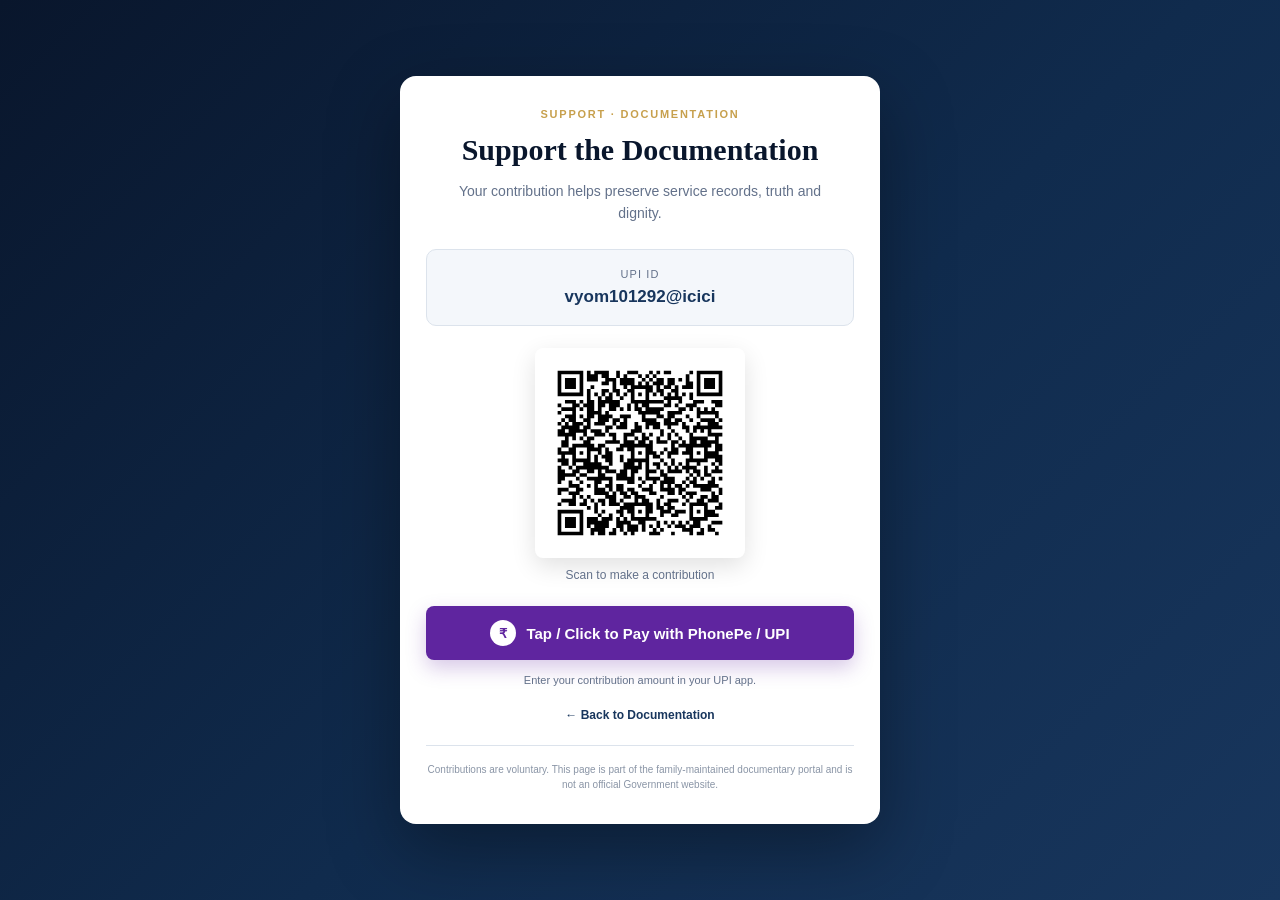
<file: pay/index.html>
<!DOCTYPE html>
<html lang="en">
<head>
  <meta charset="UTF-8">
  <meta name="viewport" content="width=device-width, initial-scale=1.0">

  <title>Support the Documentation — G.K. Murthy Case Record</title>
  
  <meta
    name="description"
    content="Support the documentation of service records, sacrifice and the G.K. Murthy Case Record."
  >

  <style>
        * {
      box-sizing: border-box;
    }

    body {
      margin: 0;
      min-height: 100vh;
      display: flex;
      align-items: center;
      justify-content: center;
      padding: 24px;
      background:
        linear-gradient(
          135deg,
          #09162c 0%,
          #102b4d 55%,
          #18365d 100%
        );
      color: #162033;
      font-family: Arial, sans-serif;
    }

    .payment-card {
      width: min(480px, 100%);
      background: #fff;
      border-radius: 16px;
      padding: 32px 26px;
      text-align: center;
      box-shadow: 0 25px 70px rgba(0,0,0,.35);
    }

    .kicker {
      color: #c7a04d;
      font-size: 11px;
      font-weight: 700;
      letter-spacing: .16em;
      margin-bottom: 12px;
    }

    h1 {
      margin: 0 0 12px;
      color: #09162c;
      font-family: Georgia, serif;
      font-size: 30px;
      line-height: 1.2;
    }

    .intro {
      color: #63718a;
      font-size: 14px;
      line-height: 1.6;
      margin: 0 auto 25px;
      max-width: 390px;
    }

    .upi-box {
      padding: 18px;
      background: #f4f7fb;
      border: 1px solid #dce3ec;
      border-radius: 10px;
      margin-bottom: 22px;
    }

    .upi-label {
      display: block;
      color: #63718a;
      font-size: 11px;
      letter-spacing: .1em;
      margin-bottom: 7px;
      text-transform: uppercase;
    }

    .upi-id {
      display: block;
      color: #18365d;
      font-size: 17px;
      font-weight: 700;
      word-break: break-word;
    }

    .pay-button {
      display: inline-flex;
      align-items: center;
      justify-content: center;
      gap: 10px;
      width: 100%;
      min-height: 52px;
      padding: 14px 20px;
      border-radius: 8px;
      background: #5f259f;
      color: #fff;
      font-size: 15px;
      font-weight: 700;
      text-decoration: none;
      box-shadow: 0 8px 20px rgba(95,37,159,.25);
      transition: transform .2s ease, box-shadow .2s ease;
    }

    .pay-button:hover {
      transform: translateY(-2px);
      box-shadow: 0 12px 26px rgba(95,37,159,.32);
    }

    .pay-icon {
      width: 26px;
      height: 26px;
      border-radius: 50%;
      background: #fff;
      display: inline-flex;
      align-items: center;
      justify-content: center;
      color: #5f259f;
      font-weight: 800;
      font-size: 13px;
    }

    .amount-note {
      margin: 14px 0 0;
      color: #63718a;
      font-size: 11px;
    }

    .back-link {
      display: inline-block;
      margin-top: 22px;
      color: #18365d;
      font-size: 12px;
      font-weight: 700;
      text-decoration: none;
    }

    .back-link:hover {
      text-decoration: underline;
    }

    .footer-note {
      margin-top: 22px;
      padding-top: 16px;
      border-top: 1px solid #dce3ec;
      color: #8a95a6;
      font-size: 10px;
      line-height: 1.5;
    }

    @media (max-width: 520px) {

      body {
        padding: 16px;
      }

      .payment-card {
        padding: 27px 20px;
      }

      h1 {
        font-size: 26px;
      }

      .pay-button {
        min-height: 54px;
      }

    }
    /* PAYMENT QR */

.payment-qr {
  margin: 0 auto 24px;
  text-align: center;
}

.payment-qr img {
  display: block;
  width: 210px;
  height: 210px;
  max-width: 70vw;
  margin: 0 auto;
  background: #fff;
  border: 8px solid #fff;
  border-radius: 8px;
  box-shadow: 0 8px 24px rgba(0,0,0,.12);
}

.payment-qr p {
  margin: 10px 0 0;
  color: #63718a;
  font-size: 12px;
}

@media (max-width: 520px) {
  .payment-qr img {
    width: 190px;
    height: 190px;
  }
}
  </style>
  
</head>

<body>

  <main class="payment-card">

    <div class="kicker">
      SUPPORT · DOCUMENTATION
    </div>

    <h1>
      Support the Documentation
    </h1>

    <p class="intro">
      Your contribution helps preserve service records,
      truth and dignity.
    </p>

    <div class="upi-box">

      <span class="upi-label">
        UPI ID
      </span>

      <span class="upi-id">
        vyom101292@icici
      </span>

    </div>
    <!-- QR CODE WILL GO HERE -->
    <div class="payment-qr">

  <img
    src="../support/UPI_Static_QR.svg"
    alt="UPI payment QR code"
  >

  <p>
    Scan to make a contribution
  </p>

</div>

    <a
      class="pay-button"
      href="upi://pay?pa=Q478230082@ybl&pn=Ganti%20Vishnu%20Sharma&mode=02"
      aria-label="Pay using PhonePe or another UPI app"
    >
      <span class="pay-icon">
        ₹
      </span>

Tap / Click to Pay with PhonePe / UPI
    </a>

    <p class="amount-note">
      Enter your contribution amount in your UPI app.
    </p>

    <a
      class="back-link"
      href="../#support"
    >
      ← Back to Documentation
    </a>

    <div class="footer-note">
      Contributions are voluntary.
      This page is part of the family-maintained documentary portal
      and is not an official Government website.
    </div>

  </main>

</body>
</html>
</file>
